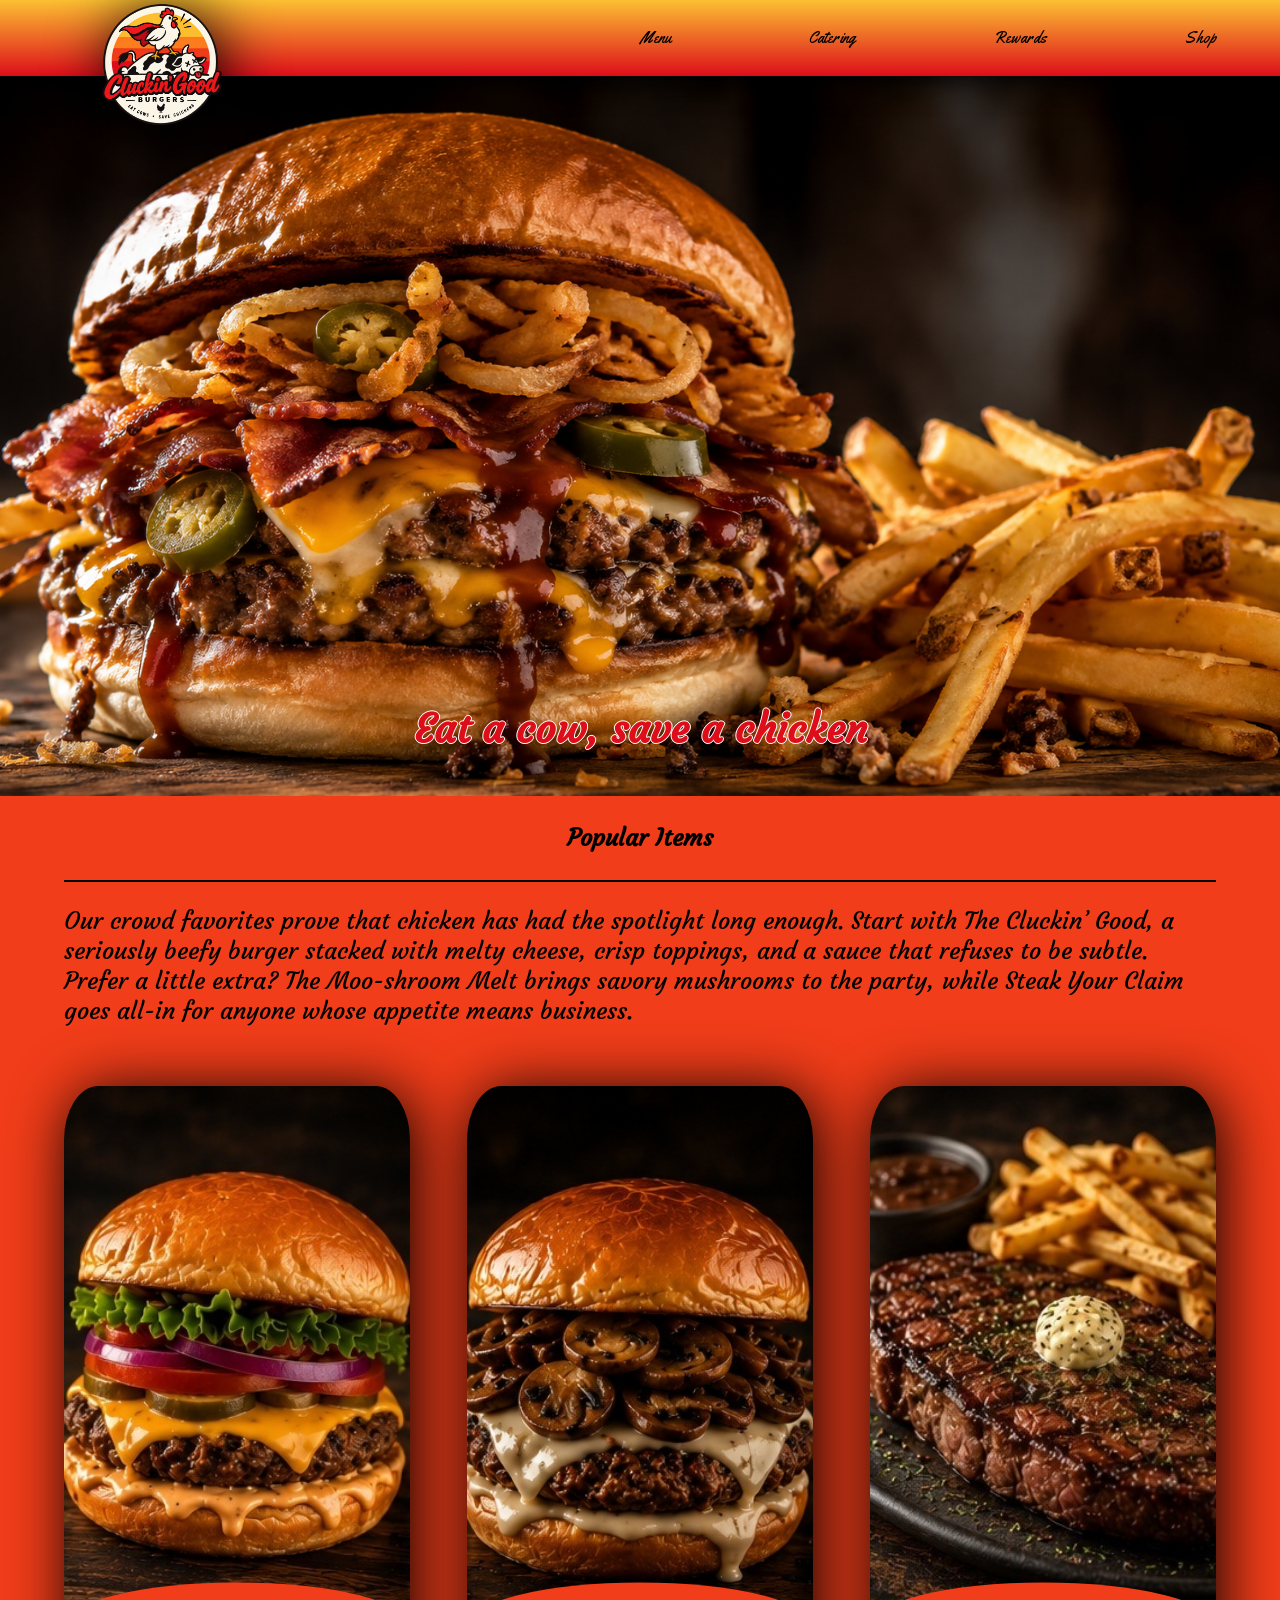
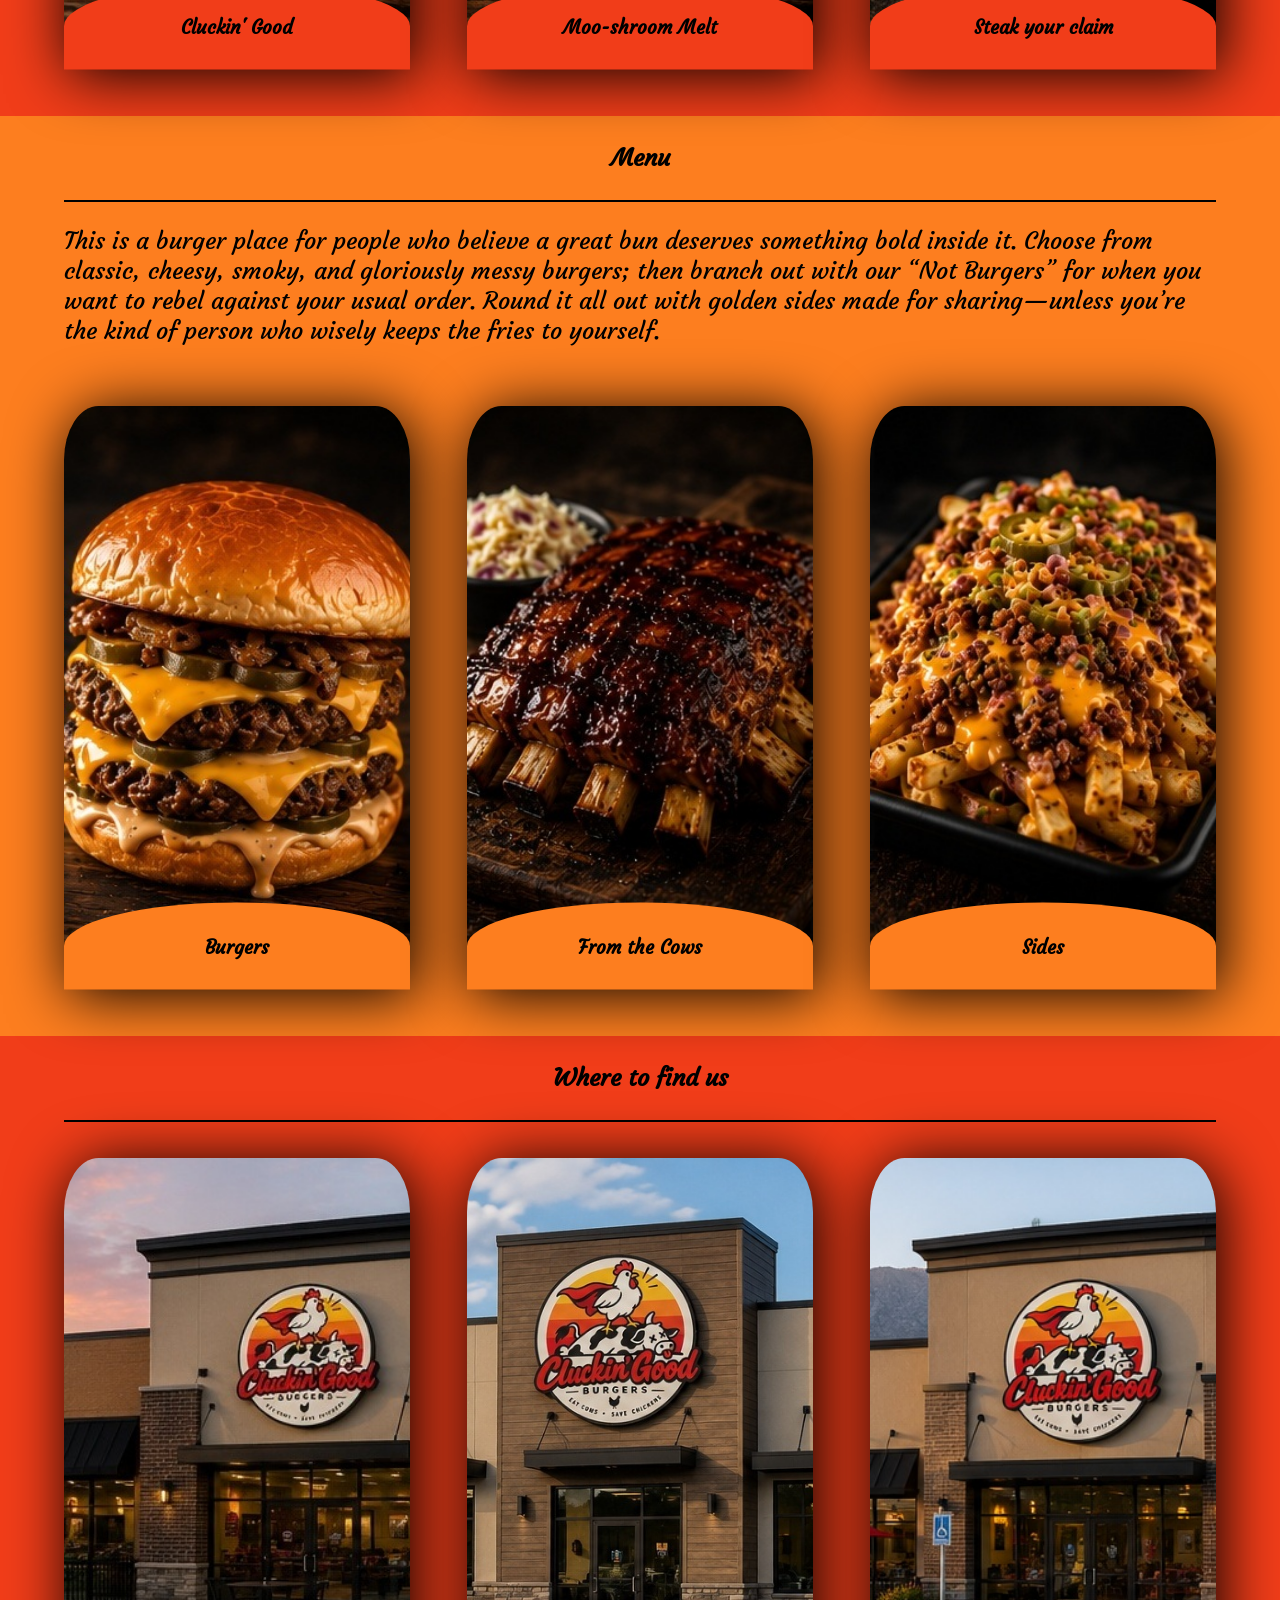
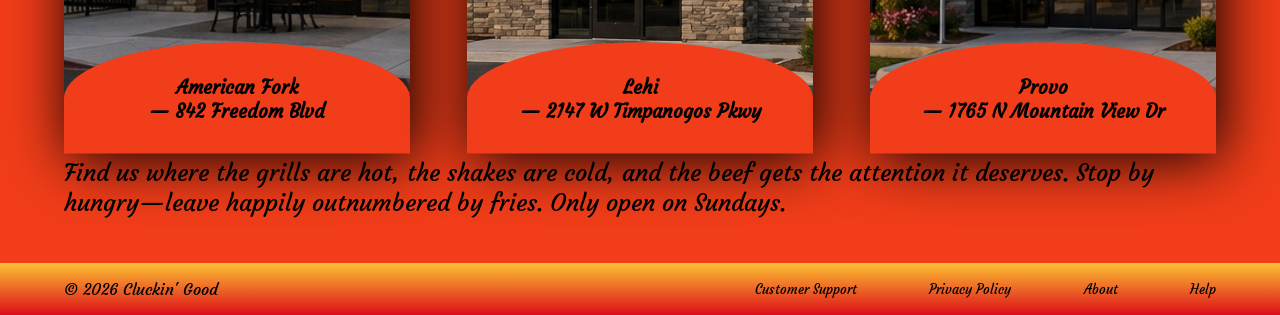
<file: index.html>
<!DOCTYPE html>
<html lang="en">
<head>
    <meta charset="UTF-8">
    <meta name="viewport" content="width=device-width, initial-scale=1.0">
    <link rel="stylesheet" href="style.css">
    <title>Cluckin' Good</title>
</head>
<body>
    <header>
        <div class="navcontainer">
            <a class="logolink" href="#"><img class="logo" src="resources/logo.png" alt="the Cluckin' Good Logo"></a>
            <nav>
                <a href="menu.html">Menu</a>
                <a href="#">Catering</a>
                <a href="#">Rewards</a>
                <a href="#">Shop</a>
            </nav>
        </div>
    </header>
    <main>
        <section class="hero">
            <h1>Eat a cow, save a chicken</h1>
        </section>
        <div class="sectcontainer">
            <section class="popular">
                <h2>Popular Items</h2>
                <hr>
                <p>
                    Our crowd favorites prove that chicken has had the spotlight long enough.
                    Start with The Cluckin’ Good, a seriously beefy burger stacked with melty cheese,
                    crisp toppings, and a sauce that refuses to be subtle. Prefer a little extra?
                    The Moo-shroom Melt brings savory mushrooms to the party,
                    while Steak Your Claim goes all-in for anyone whose appetite means business.
                </p>
                <div class="popImg">
                    <figure class="image">
                        <img src="resources/images/01_cluckin_good_menu.jpg" alt="The Cluckin' Good">
                        <figcaption>Cluckin' Good</figcaption>
                    </figure>
                    <figure class="image">
                        <img src="resources/images/05_cluckin_good_menu.jpg" alt="The Moo-shroom Melt">
                        <figcaption>Moo-shroom Melt</figcaption>
                    </figure>
                    <figure class="image">
                        <img src="resources/images/07_cluckin_good_menu.jpg" alt="The Steak your claim">
                        <figcaption>Steak your claim</figcaption>
                    </figure>
                </div>
            </section>
        </div>
        <div class="sectcontainer">
            <section class="menu">
                <h2>Menu</h2><hr>
                <p>
                    This is a burger place for people who believe a great bun deserves something bold inside it.
                    Choose from classic, cheesy, smoky, and gloriously messy burgers; then branch out with our 
                    “Not Burgers” for when you want to rebel against your usual order. Round it all out with golden sides
                     made for sharing—unless you’re the kind of person who wisely keeps the fries to yourself.
                </p>
                <div class="dealImg">
                    <figure class="image">
                        <img src="resources/images/02_cluckin_good_menu.jpg" alt="Burgers">
                        <figcaption>Burgers</figcaption>
                    </figure>
                    <figure class="image">
                        <img src="resources/images/08_cluckin_good_menu.jpg" alt="Not Burgers">
                        <figcaption>From the Cows</figcaption>
                    </figure>
                    <figure class="image">
                        <img src="resources/images/10_cluckin_good_menu.jpg" alt="Sides">
                        <figcaption>Sides</figcaption>
                    </figure>
                </div>
            </section>
        </div>
        <div class="sectcontainer">
            <section class="location">
                <h2>Where to find us</h2><hr>
                <div class="localImg">
                    <figure class="image">
                        <img src="resources/cluckin_good_storefronts/cluckin_good_american_fork_storefront.jpg" alt="AF Storefront">
                        <figcaption>American Fork <br> — 842 Freedom Blvd</figcaption>
                    </figure>
                    <figure class="image">
                        <img src="resources/cluckin_good_storefronts/cluckin_good_lehi_storefront.jpg" alt="Lehi Storefront">
                        <figcaption>Lehi <br> — 2147 W Timpanogos Pkwy</figcaption>
                    </figure>
                    <figure class="image">
                        <img src="resources/cluckin_good_storefronts/cluckin_good_provo_storefront.jpg" alt="Provo Storefront">
                        <figcaption>Provo <br> — 1765 N Mountain View Dr</figcaption>
                    </figure>
                </div>
                    <p>
                    Find us where the grills are hot, the shakes are cold, and the beef gets the attention it deserves.
                    Stop by hungry—leave happily outnumbered by fries. Only open on Sundays.
                </p>
            </section>
        </div>
    </main>
    <footer>
        <div>
            <p>&copy; 2026 Cluckin' Good</p>
            <ul class="legalNav">
                <li><a href="#">Customer Support</a></li>
                <li><a href="#">Privacy Policy</a></li>
                <li><a href="#">About</a></li>
                <li><a href="#">Help</a></li>
            </ul>
            </div>
    </footer>
</body>
</html>
</file>
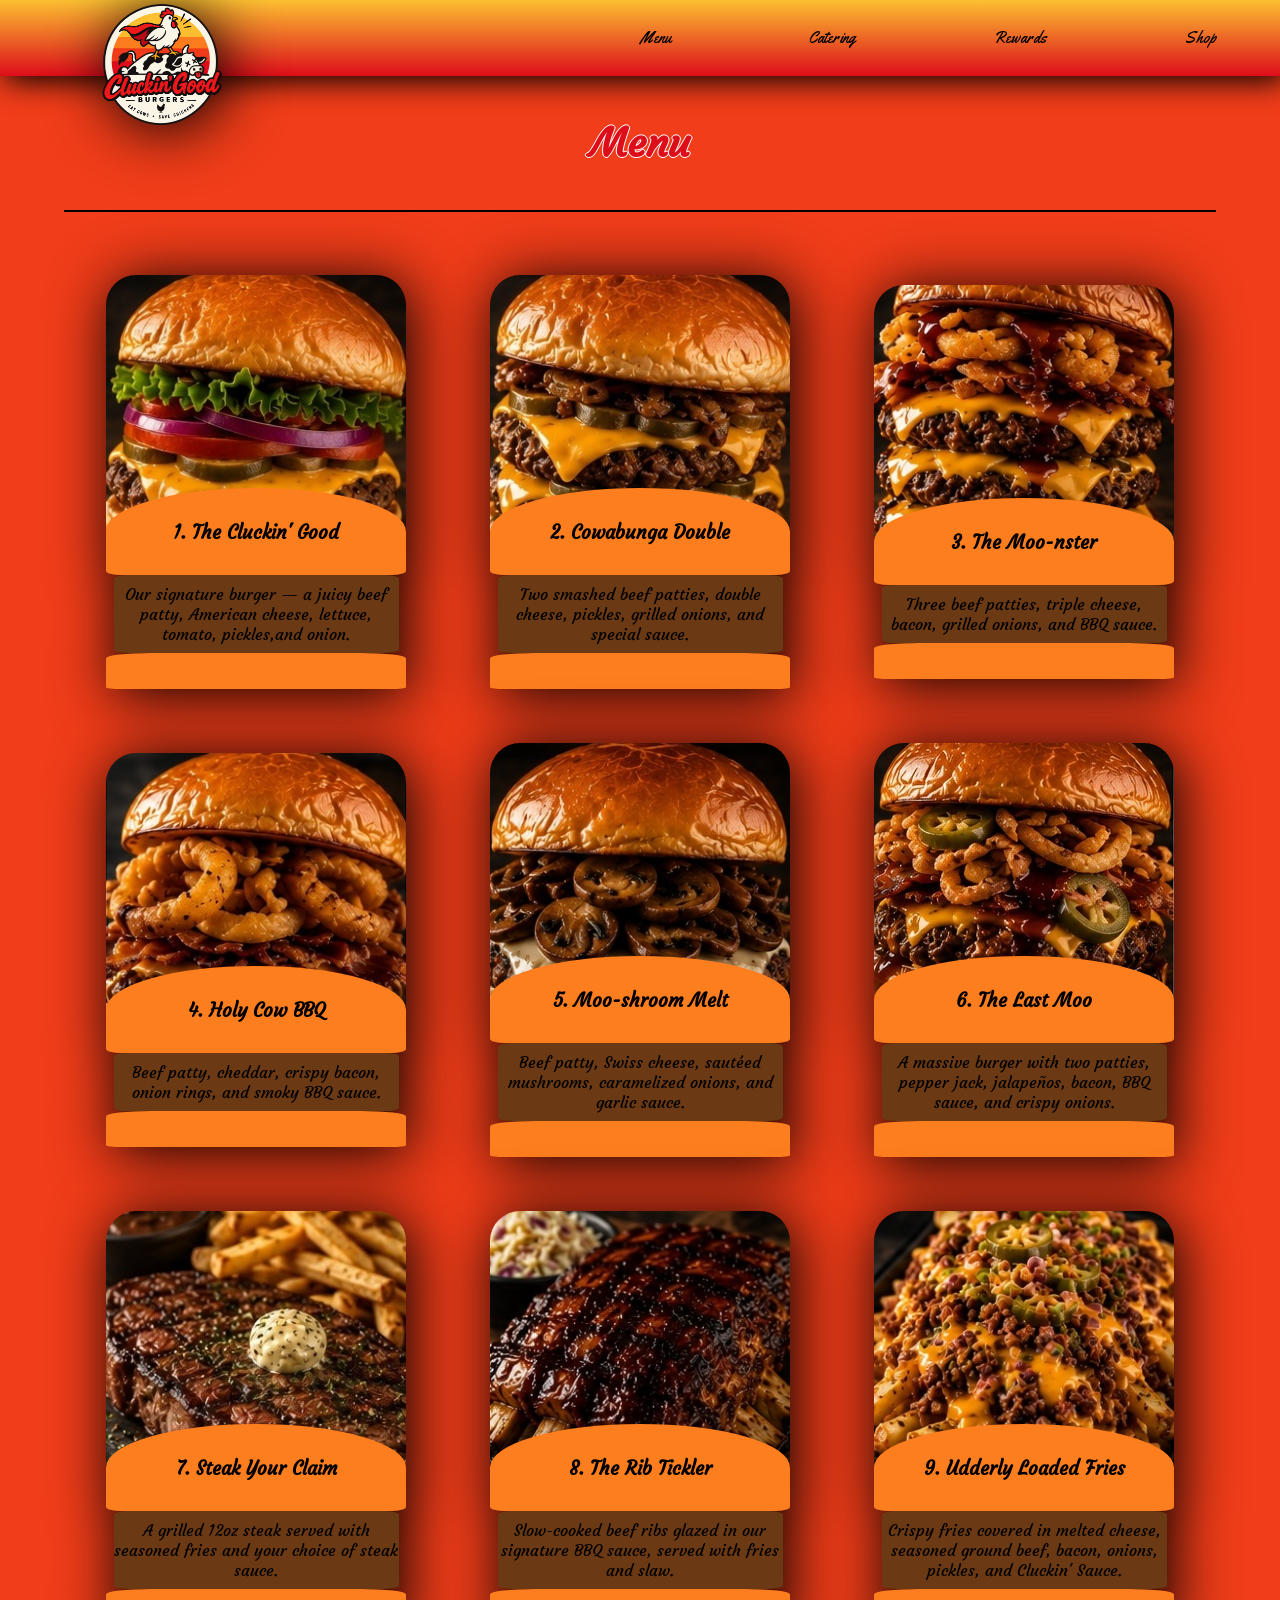
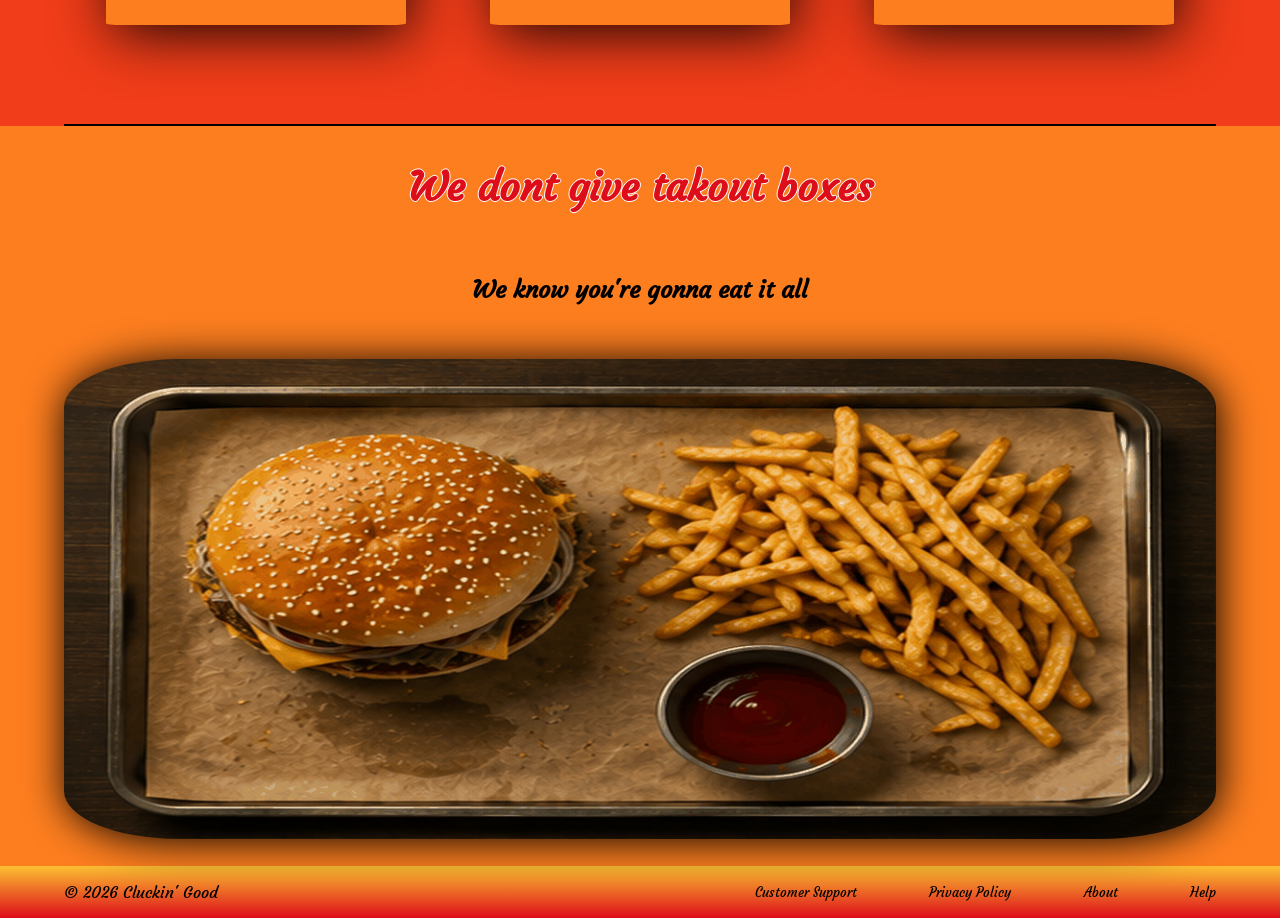
<file: menu.html>
<!DOCTYPE html>
<html lang="en">
<head>
    <meta charset="UTF-8">
    <meta name="viewport" content="width=device-width, initial-scale=1.0">
    <link rel="stylesheet" href="style.css">
    <title>Cluckin' Good</title>
</head>
<body>
    <header>
        <div class="navcontainer">
            <a class="logolink" href="index.html"><img class="logo" src="resources/logo.png" alt="the Cluckin' Good Logo"></a>
            <nav>
                <a href="#">Menu</a>
                <a href="#">Catering</a>
                <a href="#">Rewards</a>
                <a href="#">Shop</a>
            </nav>
        </div>
    </header>
    <main>
        <div class="sectcontainer">
            <section class="fullmenu">
                <h1 id="menu">Menu</h1><hr class="blck">
                <div class="menuImg">
                    <figure class="image">
                        <a href="#">
                            <figure class="im">
                            <img src="resources/images/01_cluckin_good_menu.jpg" alt="the CLuckin' Good Burger">
                            <figcaption>1. The Cluckin' Good</figcaption></figure>
                            <p class="meat">Our signature burger — a juicy beef patty, American cheese, lettuce, tomato, pickles,and onion.</p>
                            <p class="bun"></p>
                        </a>
                    </figure>
                    <figure class="image">
                        <a href="#"><figure class="im">
                            <img src="resources/images/02_cluckin_good_menu.jpg" alt="The Cowabunga Burger">
                            <figcaption>2. Cowabunga Double</figcaption></figure>
                            <p class="meat">Two smashed beef patties, double cheese, pickles, grilled onions, and special sauce.</p>
                            <p class="bun"></p>
                        </a>
                    </figure>
                    <figure class="image">
                        <a href="#"><figure class="im">
                            <img src="resources/images/03_cluckin_good_menu.jpg" alt="The Moo-nster Burger">
                            <figcaption>3. The Moo-nster</figcaption></figure>
                            <p class="meat">Three beef patties, triple cheese, bacon, grilled onions, and BBQ sauce.</p>
                            <p class="bun"></p>
                        </a>
                    </figure>
                    <figure class="image">
                        <a href="#"><figure class="im">
                            <img src="resources/images/04_cluckin_good_menu.jpg" alt="Not Burgers">
                            <figcaption>4. Holy Cow BBQ</figcaption></figure>
                            <p class="meat">Beef patty, cheddar, crispy bacon, onion rings, and smoky BBQ sauce.</p>
                            <p class="bun"></p>
                        </a>
                    </figure>
                    <figure class="image">
                        <a href="#"><figure class="im">
                            <img src="resources/images/05_cluckin_good_menu.jpg" alt="Not Burgers">
                            <figcaption>5. Moo-shroom Melt</figcaption></figure>
                            <p class="meat">Beef patty, Swiss cheese, sautéed mushrooms, caramelized onions, and garlic sauce.</p>
                            <p class="bun"></p>
                        </a>
                    </figure>
                    <figure class="image">
                        <a href="#"><figure class="im">
                            <img src="resources/images/06_cluckin_good_menu.jpg" alt="Not Burgers">
                            <figcaption>6. The Last Moo</figcaption></figure>
                            <p class="meat">A massive burger with two patties, pepper jack, jalapeños, bacon, BBQ sauce, and crispy onions.</p>
                            <p class="bun"></p>
                        </a>
                    </figure>
                    <figure class="image">
                        <a href="#"><figure class="im">
                            <img src="resources/images/07_cluckin_good_menu.jpg" alt="Not Burgers">
                            <figcaption>7. Steak Your Claim</figcaption></figure>
                            <p class="meat">A grilled 12oz steak served with seasoned fries and your choice of steak sauce.</p>
                            <p class="bun"></p>
                        </a>
                    </figure>
                    <figure class="image">
                        <a href="#"><figure class="im">
                            <img src="resources/images/08_cluckin_good_menu.jpg" alt="Not Burgers">
                            <figcaption>8. The Rib Tickler</figcaption></figure>
                            <p class="meat">Slow-cooked beef ribs glazed in our signature BBQ sauce, served with fries and slaw.</p>
                            <p class="bun"></p>
                        </a>
                    </figure>
                    <figure class="image">
                        <a href="#"><figure class="im">
                            <img src="resources/images/10_cluckin_good_menu.jpg" alt="Not Burgers">
                            <figcaption>9. Udderly Loaded Fries</figcaption></figure>
                            <p class="meat">Crispy fries covered in melted cheese, seasoned ground beef, bacon, onions, pickles, and Cluckin' Sauce.</p>
                            <p class="bun"></p>
                        </a>
                    </figure>
                    
                </div>
            </section>
        </div><hr>
        <section class="gif">
            <h1 id="takeout">We dont give takout boxes</h1>
            <h2>We know you're gonna eat it all</h2>
        <img 
            class="menu-ending"
            src="resources/images/CluckingGoodMenuBanner.gif"
            alt="Burger and fries"
        >
        </section>
    </main>
    <footer>
        <div>
            <p>&copy; 2026 Cluckin' Good</p>
            <ul class="legalNav">
                <li><a href="#">Customer Support</a></li>
                <li><a href="#">Privacy Policy</a></li>
                <li><a href="#">About</a></li>
                <li><a href="#">Help</a></li>
            </ul>
            </div>
    </footer>
</body>
</html>
</file>
<file: style.css>
@font-face {
    font-family: "Yellowtail";
    src: url("resources/Yellowtail/Yellowtail-Regular.ttf") format("truetype");
}

@font-face {
    font-family: "Courgette";
    src: url("resources/Courgette/Courgette-Regular.ttf") format("truetype");
}

body{
    margin: 0;
    color: #000;
    background-color: #fff;
    font-family: "Courgette", Verdana, Geneva, Tahoma, sans-serif; ;
}

header{
    display:flex;
    position: sticky;
    align-items: center;
    justify-content: center;
    z-index: 100;
    top: 0;
    width: 100%;
    height: fit-content;
    background-image: linear-gradient(to bottom, #FCC032, #DD0D1A);
    font-family: "Yellowtail", sans-serif;
    box-shadow: 5px 5px 30px;
}

.navcontainer {
    display: flex;
    justify-content: space-between;
    align-items: center;
    width: 90%;
    height: fit-content;
}

.logolink {
    width: 50%;
    display: flex;
    justify-content: left;
    align-items: center;
}

.logo {
    flex: 1 1 auto;
    width: auto;
    height: 170%;
    position: absolute;
    top: 0;
    filter: drop-shadow(5px 5px 30px);
}

nav {
    display: flex;
    align-items: center;
    justify-content: space-between;
    /* gap: 3vw; */
    width: 50%;
    padding: 3vh 0;
}

a{
    text-decoration: none;
    color: inherit;
    transition: 1s;
}

a:hover {
    /* border-radius: 25%; */
     text-shadow: -1px 0 white, 0 1px white, 1px 0 white, 0 -1px white;
    /* opacity: 50; */
}

.hero {
    width: 100%;
    display: flex;
    justify-content: center;
    align-items:flex-end;
    height: 80vh;
    background-image: url("resources/Banner.png");
    background-position: center;
    background-size: cover;
}

h1 {
    background-color: #ffffff00;
    font-size: 2.5rem;
    padding: 1vh 2vw;
    color: #DD0D1A;
    text-shadow: -1px 0 white, 0 1px white, 1px 0 white, 0 -1px white;
}

hr {
    margin: 0 auto;
    width: 90%;
    border: none;
    border-top: 2px solid #000;
}

.sectcontainer{
    width: 100%;
    display: flex;
    justify-content: center;
    align-items: center;
}

.sectcontainer > section {
    display: flex;
    flex-direction: column;
    justify-content: center;
    align-items: center;
    width: 100%;

}

.popular {
    background-color: #F13D19;
}

.menu {
    background-color: #FD7E1F;
   
}

.location {
    background-color: #F13D19;
}

.sectcontainer div {
    display: flex;
    justify-content: space-between;
    align-items: center;
}

section > div {
    width: 90%;
    margin: 4vh 5vw 8vh;
}

section > p {
    width: 90%;
    font-size: 1.5rem;
}

.image {
    width: 30%;
    height: 60vh;
    margin: 0;
    align-content: center;
    position: relative;
    /* box-shadow: 5px 5px 30px; */
    filter: drop-shadow(5px 5px 30px);
}

.image > img{
    display: flex;
    flex-direction: row;
    align-items: center;
    justify-content: center;
    width: 100%;
    height: 60vh;
    object-fit: cover;
    margin: 0;
    border-top-right-radius: 10%;
    border-top-left-radius: 10%;
}

.popImg , .dealImg {
    margin-bottom: 10vh;
}

.localImg {
    margin-bottom: 4vh;
}

.location > p {
    margin-bottom: 5vh;
}

figcaption {
    position: absolute;
    display: flex;
    bottom: 0;
    transform:translateY(50%);
    width: 100%;
    padding: 3.5vh 0;
    align-content: center;
    justify-content: center;
    background-color: #fff;
    font-size: 1.2rem;
    font-weight: 600;
    border-radius: 100% 100% 0% 0%;
     text-align: center;
     overflow: hidden;
}

.popular figcaption {
    background-color: #F13D19;
}

.menu figcaption{
    background-color: #FD7E1F;
}

.location figcaption {
    background-color: #F13D19;
    text-align: center;
}

#menu {
    font-size: 2.5rem;
}

main{
    background-color: #F13D19;
}

.fullmenu {
    background-color: #F13D19;
    margin: 0;
}

.menuImg {
    display: flex;
    flex-wrap: wrap;
    justify-content: space-between;
    align-items: center;
}

.menuImg >.image{
    position: relative;
    display: flex;
    justify-content: center;
    align-items: center;
    height:auto;
    aspect-ratio: 1;
    width: clamp(180px, 30vw, 300px);
    margin:3vh auto;
}

.menuImg img {
    display: flex;
    flex-direction: row;
    align-items: center;
    justify-content: center;
    width: 100%;
    height: 100%;
    object-fit: cover;
    margin: 0;
    border-radius: 10%;
}

.im {
    display: flex;
    position: relative;
    aspect-ratio: 1;
    height: auto;
    width: 100%;    
    margin: 0;
}

.im > figcaption{
    bottom: 0;
    transform: none;
    border-radius: 50% 50% 5% 5%;
    background-color: #FD7E1F;
}

.meat {
    text-align: center;
    width: 95%;
    color: #000;
    background-color: #6b3913;
    margin: 0 auto;
    padding: 1vh 0;
    border-radius: 5%;
}

.bun {
    height: 4vh;
    border-radius: 15% 15% 5% 5%;
    background-color: #FD7E1F;
    margin: 0;
}

.gif {
    background-color: #FD7E1F;
    margin: 0;
    display: flex;
    flex-direction: column;
    justify-content: center;


}

#takeout, h2{
    width: 90%;
    display: flex;
    justify-content: center;
    align-items: center;
    margin: 3vh auto;
}

.menu-ending {
    width: 90%;
    max-width: 1200px;
    display: block;
    margin: 3vh auto;
    border-radius: 10%;
    filter: drop-shadow(2px 2px 20px);
}

footer{
    width: 100%;
    display: flex;
    justify-content: center;
    align-items: center;
    height: fit-content;
    background-image: linear-gradient(to bottom, #FCC032, #DD0D1A);
    bottom: 0;
}

footer > div {
    display: flex;
    justify-content: space-between;
    align-items: center;
    width: 90%;
    height: fit-content;
}

ul {
    width: 40%;
    display: flex;
    justify-content: space-between;
    text-decoration: none;
    font-size: small;
    list-style-type: none;
}

@media (max-width: 767px) {
    body{
        width: 100%;
    }
    .logo{
        height: 100%;
    }
    .image{
        height: 40vh;
    }
    .image > img {
        height: 100%;
    }
    figcaption {
        bottom: 0;
        transform: translateY(50%);
    }
    .location figcaption {
        font-size: .9rem;
    }
}

@media (max-width: 450px) {
    body{
        width: 100%;
    }

    .image{
        height: 20vh;
    }
    .image > img {
        height: 100%;
    }
    figcaption {
        bottom: 0;
        transform: translateY(50%);
        margin: 0;
        height: .1vh;
    }
    .location figcaption{
        font-size: .7rem;
    }
    
}
</file>
